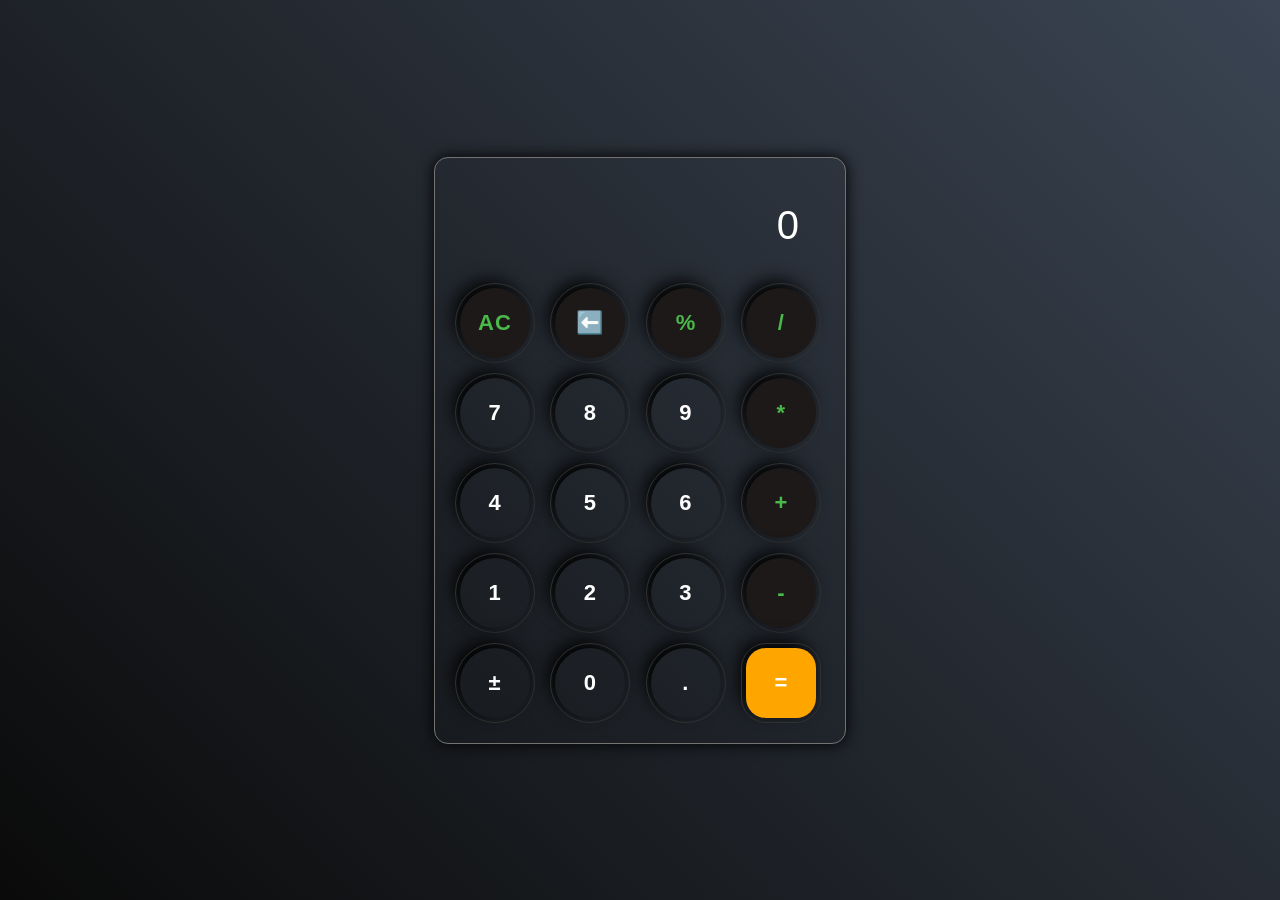
<file: HTML- Calculator/index.html>
<!DOCTYPE html>
<html lang="en">
<head>
    <meta charset="UTF-8">
    <meta name="viewport" content="width=device-width, initial-scale=1.0">
    <title>Calculator</title>
    <link rel="stylesheet" href="style.css">
</head>
<body>
    <div class="calculator">
        <div class="display">
            <input type="text" id="inputBox" value="0" placeholder="00" disabled>
        </div>
        <div class="row">
            <button type="button" class="oprt">AC</button>
            <button type="button" class="oprt">⬅️</button>
            <button type="button" class="oprt">%</button>
            <button type="button" class="oprt">/</button>
        </div>
        <div class="row">
            <button type="button">7</button>
            <button type="button">8</button>
            <button type="button">9</button>
            <button type="button" class="oprt">*</button>
        </div>
        <div class="row">
            <button type="button">4</button>
            <button type="button">5</button>
            <button type="button">6</button>
            <button type="button" class="oprt">+</button>
        </div>
        <div class="row">
            <button type="button">1</button>
            <button type="button">2</button>
            <button type="button">3</button>
            <button type="button" class="oprt">-</button>
        </div>
        <div class="row">
            <button type="button" id="PM">&#xB1;</button>
            <button type="button">0</button>
            <button type="button">.</button>
            <button type="button" class="equal">=</button>
        </div>
    </div>
    <script src="index.js"></script>
</body>
</html>
</file>
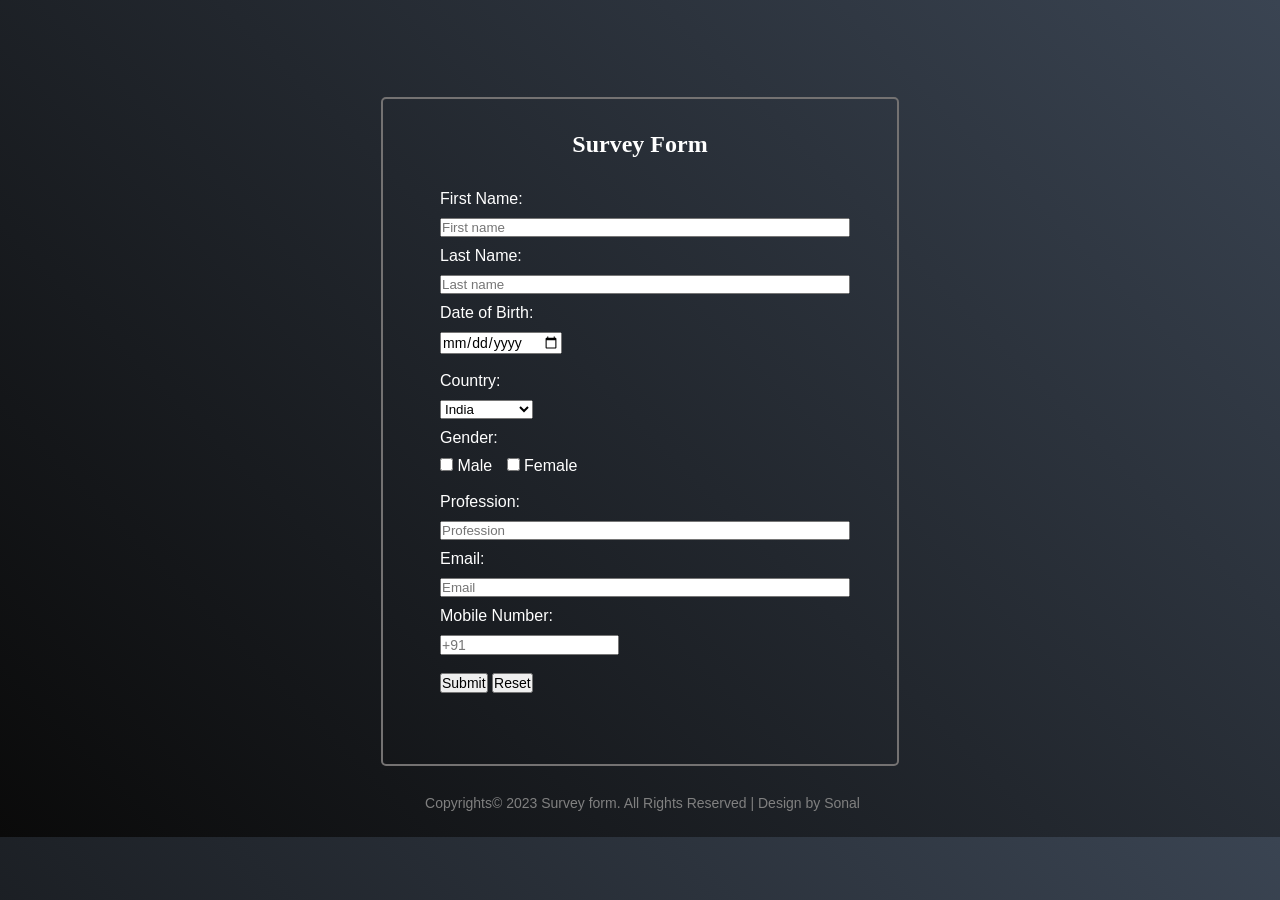
<file: HTML- SurveyForm/index.html>
<!DOCTYPE html>
<html lang="en">
<head>
    <meta charset="UTF-8">
    <meta name="viewport" content="width=device-width, initial-scale=1.0">
    <title>Survey Form</title>
    <link rel="stylesheet" href="style.css">
</head>
<body>
    <div class="form-container">
        <h2>Survey Form</h2>
        <form id="survey-form">
          <div class="Box"> <label for="first-name">First Name:</label>
            <input type="text" id="first-name" placeholder="First name" required>

            <label for="last-name">Last Name:</label>
            <input type="text" id="last-name" placeholder="Last name" required>
        </div> 
           <label for="date-of-birth">Date of Birth:</label>
            <input type="date" id="date-of-birth" required style="font-size: 14px;">
            <br><br>
            <label for="country">Country:</label>
            <select id="country" required>
                <option value="India">India</option>
                <option  value="Italy">Italy</option>
                <option value="Germany">Germany</option>
                <option value="Bangladesh">Bangladesh</option>
                <option value="Australia">Australia</option>
                <option value="Canada">Canada</option>
                <option value="Other">Other</option>
            </select>
          
            <label>Gender:</label>
            <input type="checkbox" id="male" class="gender-input" name="gender" value="Male">
            <label for="male" class="gender-label">Male</label>
            <input type="checkbox" id="female" class="gender-input" name="gender" value="Female">
            <label for="female" class="gender-label">Female</label>
            <br><br>
            <div class="Box"> 
            <label for="profession">Profession:</label>
            <input type="text" id="profession" placeholder="Profession" required>
           
            <label for="email">Email:</label>
            <input type="email" id="email" placeholder="Email" required>
            </div>
           
            <label for="mobile">Mobile Number:</label>
            <input type="tel" id="mobile" placeholder="+91" required style="font-size: 14px;">
            <br><br>
        <div class="date"></div>
            <button type="submit" id="submit" style="font-size: 14px; ">Submit</button>
            <button type="reset" id="reset" style="font-size: 14px;">Reset</button></div>
        </form>
    </div>

    <!-- Popup to display submitted values -->
    <div id="popup">
        <div class="popup-content">
            <span id="popup-close">X</span>
            <h2>Submitted Data</h2><br>
            <p><strong>First Name:</strong> <span id="popup-first-name"></span></p>
            <p><strong>Last Name:</strong> <span id="popup-last-name"></span></p>
            <p><strong>Date of Birth:</strong> <span id="popup-date-of-birth"></span></p>
            <p><strong>Country:</strong> <span id="popup-country"></span></p>
            <p><strong>Gender:</strong> <span id="popup-gender"></span></p>
            <p><strong>Profession:</strong> <span id="popup-profession"></span></p>
            <p><strong>Email:</strong> <span id="popup-email"></span></p>
            <p><strong>Mobile Number:</strong> <span id="popup-mobile"></span></p>
        </div>
    </div>
    <footer>
      <div class="footer-btm">
        <div> Copyrights&#169; 2023 Survey form. All Rights Reserved | Design by Sonal</div>
      </div>
    </footer>
    <script src="index.js"></script>
</body>
</html>
</file>
<file: HTML- Calculator/style.css>
* {
  margin: 0;
  padding: 0;
  box-sizing: border-box;
  font-family: Arial, Helvetica, sans-serif;
  letter-spacing: 1px;
}

body {
  min-width: 100;
  min-height: 100vh;
  display: flex;
  justify-content: center;
  align-items: center;
  background: linear-gradient(45deg, #0a0a0a, #3a4452);
}
.calculator {
  padding: 15px;
  box-shadow: 0 0 15px #000;
  border: 1px solid rgb(116, 115, 114);
  border-radius: 14px;
}
.display input {
  width: 360px;
  border: none;
  outline: none;
  padding: 20px;
  margin: 10px;
  background: transparent;
  color: white;
  font-size: 40px;
  text-align: right;
  cursor: pointer;
}
input::placeholder {
  color: gray;
}
button {
  width: 70px;
  height: 70px;
  background: transparent;
  color: white;
  margin: 10px;
  font-size: 22px;
  font-weight: 600;
  box-shadow: -6px -7px 18px #000;
  border: 0;
  border-radius: 50%;
  outline: 1px solid #313131;
  outline-offset: 4px;
  cursor: pointer;
}
button:active {
  background: #000;
  transform: translate(3px, 3px);
}

.equal {
  border-radius: 20px;
  background-color: orange;
}
.oprt{
    color: rgb(73, 185, 73);
    background: #1e1919;
    font-weight: 700;
}
</file>
<file: HTML- SurveyForm/style.css>
* {
    margin: 0;
    padding: 0;
    font-family:sans-serif;
  }
  body {
    margin: 26px;
    background: linear-gradient(45deg, #0a0a0a, #3a4452);
    color: white;
  }
  .form-container {
    width: 400px;
    margin: 97px auto 29px auto;
    border: 2px solid rgb(116, 114, 114);
    padding: 71px 57px;
    border-radius: 5px;
    background-color: transparent;
    box-shadow: #0a0a0a;
  }
  .form-container h2 {
    margin-bottom: 32px;
    margin-top: -39px;
    text-align: center;
    font-family: none;
  }
  label,
  select {
    display: block;
    margin-bottom: 10px;
  }
  
  .Box input {
    display: block;
    margin-bottom: 10px;
    width: 406px;
  }
  .gender-label {
    display: inline;
    margin-right: 10px;
  }
  #popup {
    display: none;
    position: fixed;
    top: 0;
    left: 0;
    width: 100%;
    height: 100%;
    background: rgba(0, 0, 0, 0.7);
    z-index: 1;
  }
  
  .popup-content {
    background: #ffffff;
    width: 80%;
    max-width: 400px;
    margin: 100px auto;
    padding: 20px;
    border-radius: 5px;
    box-shadow: 0 0 10px rgba(0, 0, 0, 0.3);
    text-align: left;
    color: black;
  }
  
  #popup-close {
    float: right;
    cursor: pointer;
  }
  footer{
    margin-right: -5px;
  }
  footer .footer-btm {
    text-align: center;
    color: gray;
    font-size: 14px;
  }
</file>
